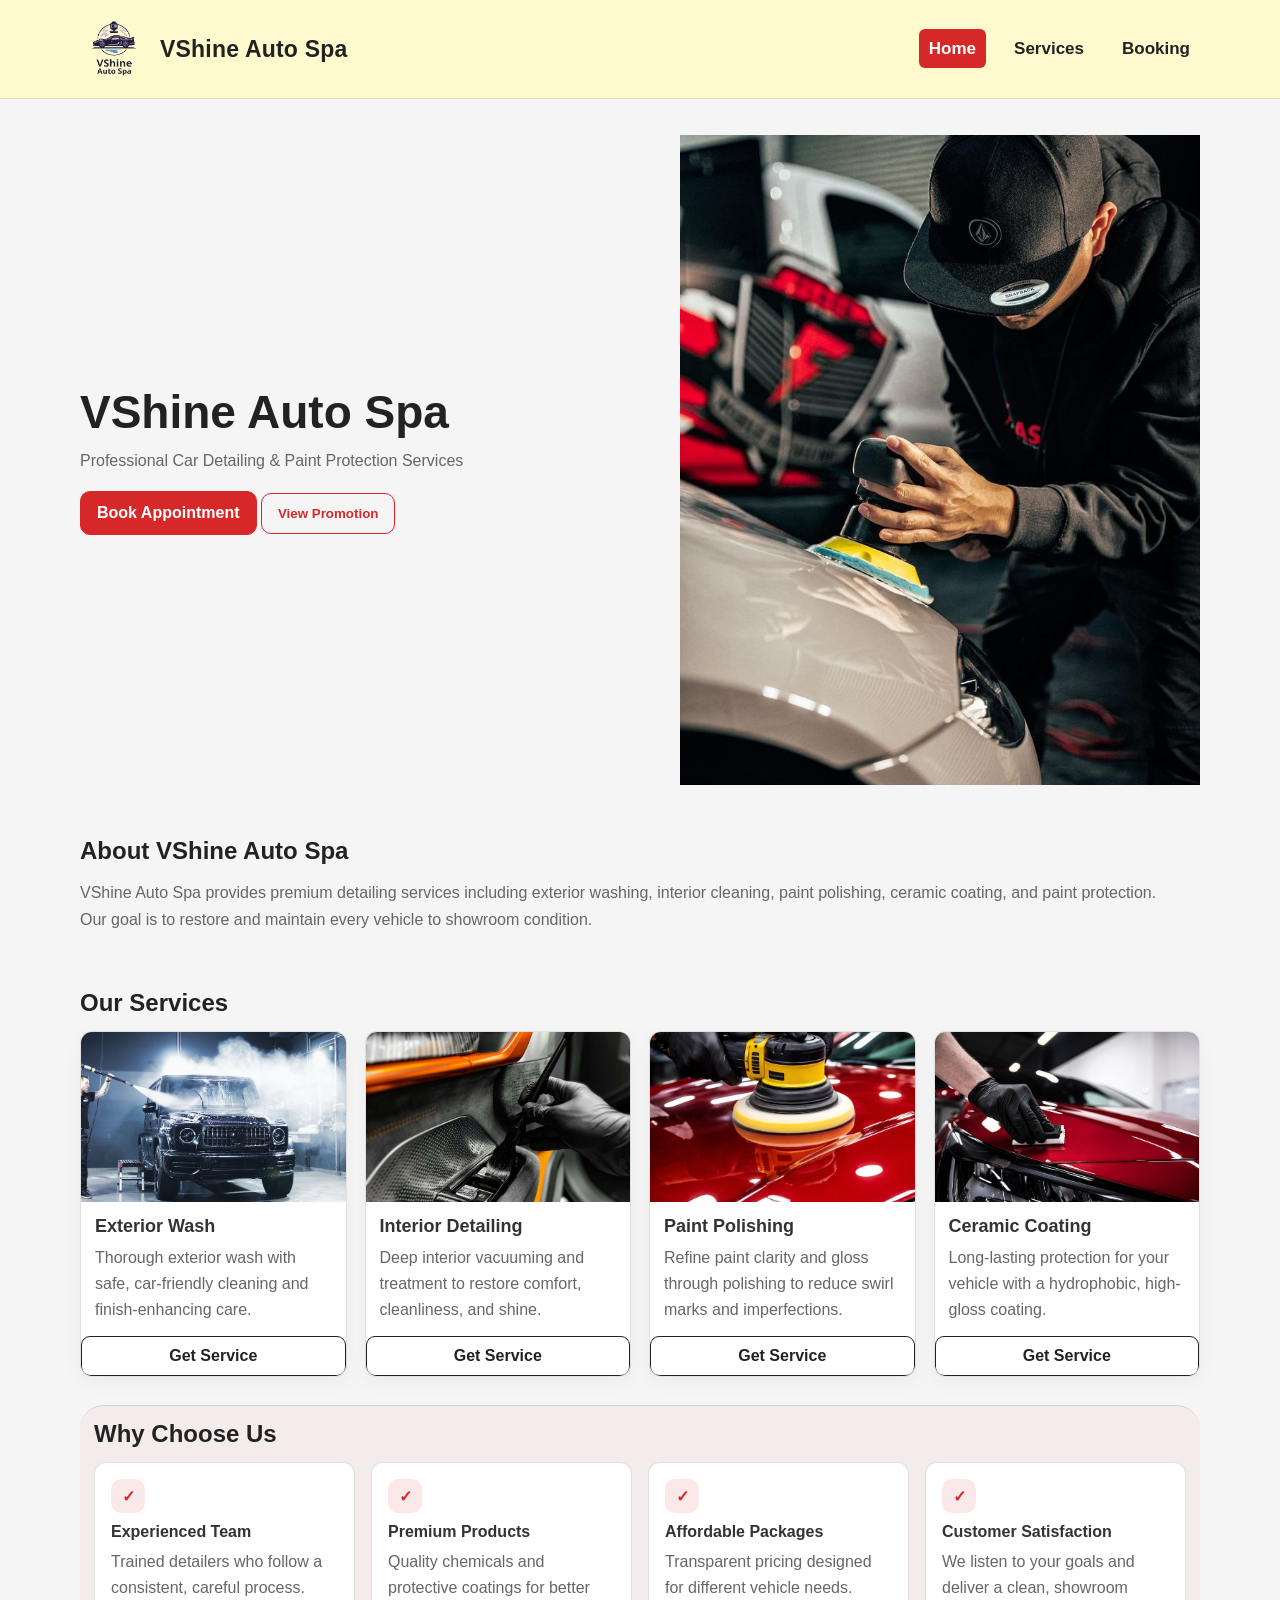
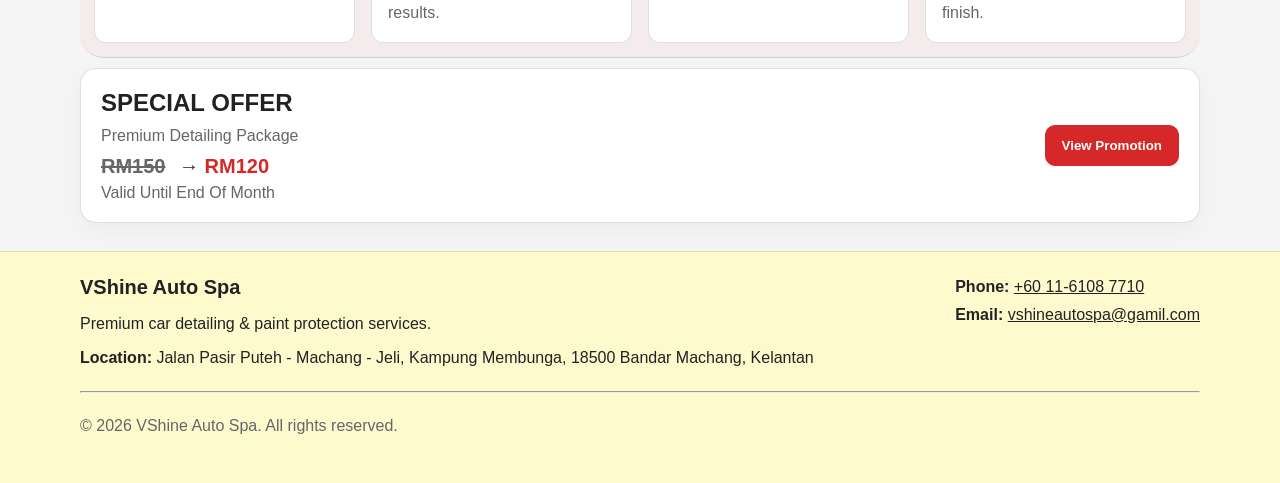
<file: index.html>
<!doctype html>
<html lang="en">
  <head>
    <meta charset="utf-8" />
    <meta name="viewport" content="width=device-width, initial-scale=1" />
    <title>VShine Auto Spa</title>
    <link rel="stylesheet" href="css/style.css" />
  </head>
  <body>
    <a class="skip-link" href="#main">Skip to content</a>

    <header class="site-header">
      <div class="container header-inner">
        <a class="logo" href="index.html" aria-label="VShine Auto Spa Home">
          <img
            src="images/logo.png"
            alt="VShine Auto Spa logo"
            width="44"
            height="44"
          />
          <span class="logo-text">VShine Auto Spa</span>
        </a>

        <nav class="nav" aria-label="Main navigation">
          <ul class="nav-list">
            <li><a class="nav-link active" href="index.html">Home</a></li>
            <li><a class="nav-link" href="services.html">Services</a></li>
            <li><a class="nav-link" href="booking.html">Booking</a></li>
          </ul>
        </nav>
      </div>
    </header>

    <main id="main">
      <section class="hero" aria-label="VShine Auto Spa hero section">
        <div class="container hero-inner">
          <div class="hero-copy">
            <h1>VShine Auto Spa</h1>
            <p class="hero-subtitle">
              Professional Car Detailing &amp; Paint Protection Services
            </p>
            <div class="hero-actions">
              <a class="btn btn-primary" href="booking.html"
                >Book Appointment</a
              >
              <button id="promoBtn" class="btn btn-outline" type="button">
                View Promotion
              </button>
            </div>
          </div>
          <div class="hero-media" aria-hidden="true">
            <img src="images/hero-car.jpg" alt="" />
          </div>
        </div>
      </section>

      <section
        class="container section about"
        aria-label="About VShine Auto Spa"
      >
        <h2 class="section-title">About VShine Auto Spa</h2>
        <p class="section-lead">
          VShine Auto Spa provides premium detailing services including exterior
          washing, interior cleaning, paint polishing, ceramic coating, and
          paint protection.<br> Our goal is to restore and maintain every vehicle to
          showroom condition.
        </p>
      </section>

      <section class="container section services" aria-label="Our Services">
        <h2 class="section-title">Our Services</h2>
        <div class="card-grid" role="list">
          <article class="card" role="listitem">
            <img src="images/service1.jpg" alt="Exterior Wash service" />
            <h3>Exterior Wash</h3>
            <p>
              Thorough exterior wash with safe, car-friendly cleaning and
              finish-enhancing care.
            </p>
            <a class="btn btn-small btn-secondary" href="booking.html"
              >Get Service</a
            >
          </article>

          <article class="card" role="listitem">
            <img src="images/service2.jpg" alt="Interior Detailing service" />
            <h3>Interior Detailing</h3>
            <p>
              Deep interior vacuuming and treatment to restore comfort,
              cleanliness, and shine.
            </p>
            <a class="btn btn-small btn-secondary" href="booking.html"
              >Get Service</a
            >
          </article>

          <article class="card" role="listitem">
            <img src="images/service3.jpg" alt="Paint Polishing service" />
            <h3>Paint Polishing</h3>
            <p>
              Refine paint clarity and gloss through polishing to reduce swirl
              marks and imperfections.
            </p>
            <a class="btn btn-small btn-secondary" href="booking.html"
              >Get Service</a
            >
          </article>

          <article class="card" role="listitem">
            <img src="images/service4.jpg" alt="Ceramic Coating service" />
            <h3>Ceramic Coating</h3>
            <p>
              Long-lasting protection for your vehicle with a hydrophobic,
              high-gloss coating.
            </p>
            <a class="btn btn-small btn-secondary" href="booking.html"
              >Get Service</a
            >
          </article>
        </div>
      </section>

      <section class="container section features" aria-label="Why choose us">
        <h2 class="section-title">Why Choose Us</h2>
        <div class="feature-grid">
          <div class="feature-box">
            <div class="check">✓</div>
            <h3>Experienced Team</h3>
            <p>Trained detailers who follow a consistent, careful process.</p>
          </div>
          <div class="feature-box">
            <div class="check">✓</div>
            <h3>Premium Products</h3>
            <p>Quality chemicals and protective coatings for better results.</p>
          </div>
          <div class="feature-box">
            <div class="check">✓</div>
            <h3>Affordable Packages</h3>
            <p>Transparent pricing designed for different vehicle needs.</p>
          </div>
          <div class="feature-box">
            <div class="check">✓</div>
            <h3>Customer Satisfaction</h3>
            <p>We listen to your goals and deliver a clean, showroom finish.</p>
          </div>
        </div>
      </section>

      <section class="container section promo" aria-label="Special Promotion">
        <div class="promo-banner">
          <div>
            <h2 class="section-title promo-title">SPECIAL OFFER</h2>
            <p class="promo-sub">Premium Detailing Package</p>
            <p class="promo-price">
              <span class="old-price">RM150</span> &rarr;
              <span class="new-price">RM120</span>
            </p>
            <p class="promo-valid">Valid Until End Of Month</p>
          </div>
          <div class="promo-actions">
            <button id="promoBtn2" class="btn btn-primary" type="button">
              View Promotion
            </button>
          </div>
        </div>
      </section>
    </main>

    <div
      id="promoModal"
      class="modal"
      aria-hidden="true"
      role="dialog"
      aria-modal="true"
      aria-labelledby="promoModalTitle"
    >
      <div class="modal-content">
        <button
          class="modal-close"
          id="promoClose"
          type="button"
          aria-label="Close promotion"
        >
          &times;
        </button>
        <h2 id="promoModalTitle">SPECIAL OFFER</h2>
        <h3>Premium Detailing Package</h3>
        <p class="modal-price">
          <span class="old-price">RM150</span> &rarr;
          <span class="new-price">RM120</span>
        </p>
        <p class="modal-valid">Valid Until End Of Month</p>
        <a class="btn btn-primary" href="booking.html">Book With Discount</a>
      </div>
    </div>

    <footer class="site-footer">
      <div class="container footer-inner">
        <div>
          <p class="footer-brand">VShine Auto Spa</p>
          <p>Premium car detailing &amp; paint protection services.</p>
          <p>
            <strong>Location:</strong>
            Jalan Pasir Puteh - Machang - Jeli, Kampung Membunga, 18500 Bandar
            Machang, Kelantan
          </p>
        </div>
        <div class="footer-contact">
          <p>
            <strong>Phone:</strong>
            <a href="tel:+601161087710">+60 11-6108 7710</a>
          </p>
          <p>
            <strong>Email:</strong>
            <a href="mailto:vshineautospa@gamil.com">vshineautospa@gamil.com</a>
          </p>
        </div>
      </div>
      <div class="container">
        <hr>
        <div class="footer-copy">
          &copy; <span id="year"></span> VShine Auto Spa. All rights reserved.
        </div>
      </div>
      </div>
    </footer>


    <script src="https://code.jquery.com/jquery-3.7.1.min.js"></script>
    <script src="js/jquery-script.js"></script>
    <script src="js/script.js"></script>
  </body>
</html>
</file>
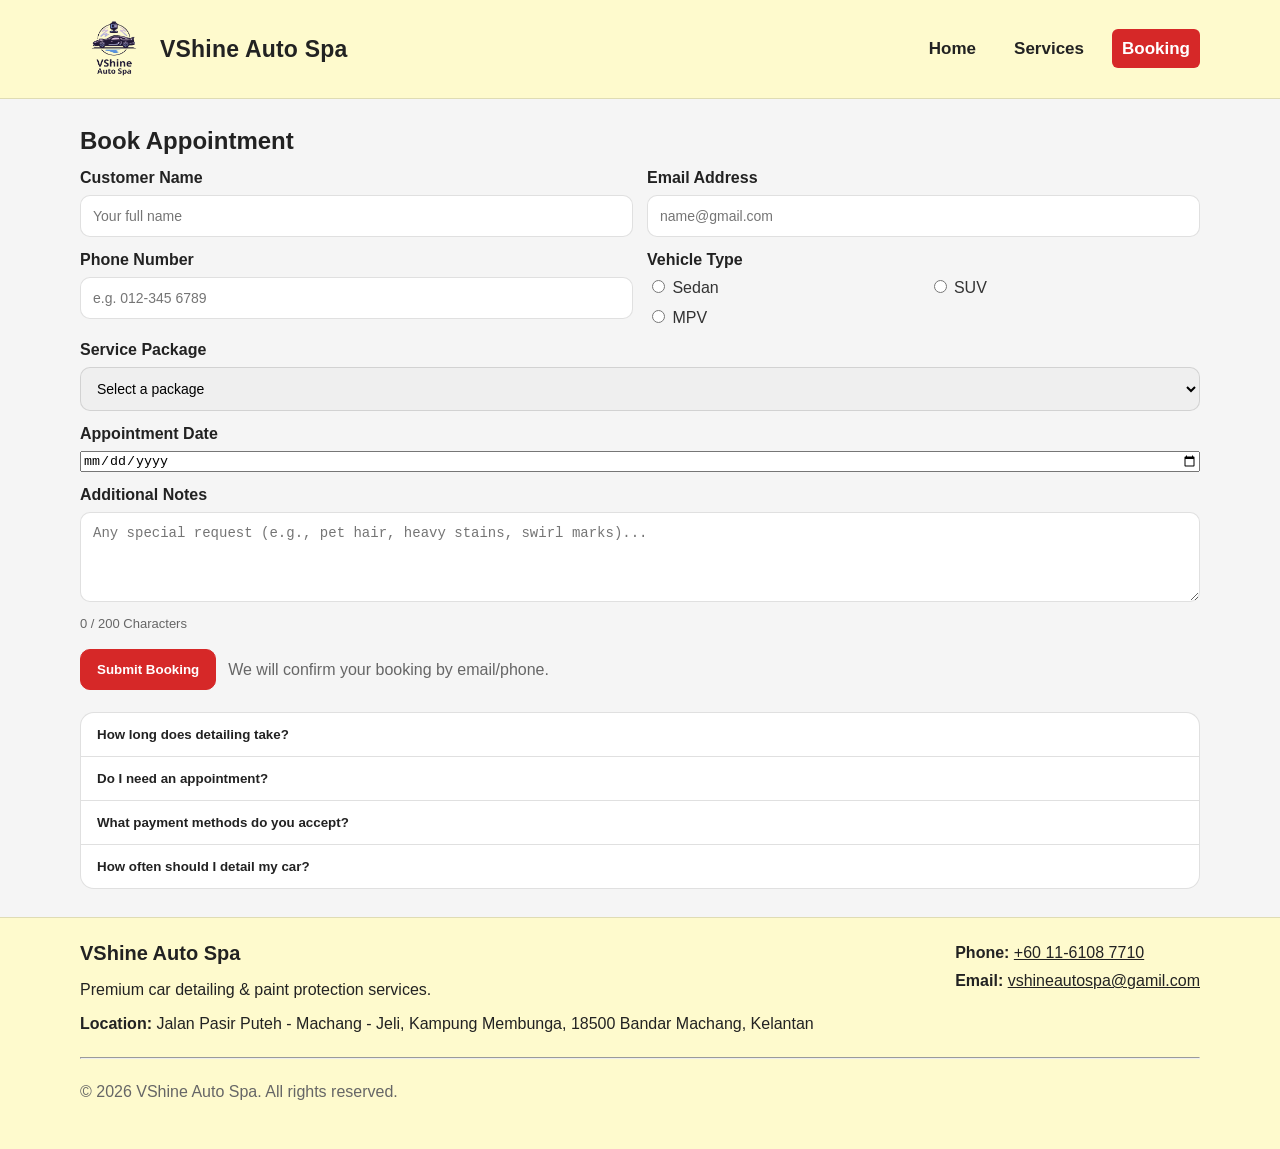
<file: booking.html>
<!doctype html>
<html lang="en">
  <head>
    <meta charset="utf-8" />
    <meta name="viewport" content="width=device-width, initial-scale=1" />
    <title>Book Appointment - VShine Auto Spa</title>
    <link rel="stylesheet" href="css/style.css" />
  </head>
  <body>
    <a class="skip-link" href="#main">Skip to content</a>

    <header class="site-header">
      <div class="container header-inner">
        <a class="logo" href="index.html" aria-label="VShine Auto Spa Home">
          <img
            src="images/logo.png"
            alt="VShine Auto Spa logo"
            width="44"
            height="44"
          />
          <span class="logo-text">VShine Auto Spa</span>
        </a>

        <nav class="nav" aria-label="Main navigation">
          <ul class="nav-list">
            <li><a class="nav-link" href="index.html">Home</a></li>
            <li><a class="nav-link" href="services.html">Services</a></li>
            <li><a class="nav-link active" href="booking.html">Booking</a></li>
          </ul>
        </nav>
      </div>
    </header>

    <main id="main" class="container section">
      <h2 class="section-title">Book Appointment</h2>

      <form id="bookingForm" action="#" method="post" novalidate>
        <div class="form-grid">
          <div class="field">
            <label class="label" for="customerName">Customer Name</label>
            <input
              id="customerName"
              name="customerName"
              type="text"
              placeholder="Your full name"
            />
            <div id="errName" class="inline-error" aria-live="polite"></div>
          </div>

          <div class="field">
            <label class="label" for="customerEmail">Email Address</label>
            <input
              id="customerEmail"
              name="customerEmail"
              type="email"
              placeholder="name@gmail.com"
            />
            <div id="errEmail" class="inline-error" aria-live="polite"></div>
          </div>

          <div class="field">
            <label class="label" for="customerPhone">Phone Number</label>
            <input
              id="customerPhone"
              name="customerPhone"
              type="tel"
              placeholder="e.g. 012-345 6789"
            />
          </div>

          <div class="field">
            <span class="label">Vehicle Type</span>
            <div
              class="checkbox-row"
              role="radiogroup"
              aria-label="Vehicle Type"
            >
              <label
                ><input type="radio" name="vehicleType" value="sedan" />
                Sedan</label
              >
              <label
                ><input type="radio" name="vehicleType" value="suv" />
                SUV</label
              >
              <label
                ><input type="radio" name="vehicleType" value="mpv" />
                MPV</label
              >
              <span></span>
            </div>
            <div id="errVehicle" class="inline-error" aria-live="polite"></div>
          </div>

          <div class="field full">
            <label class="label" for="servicePackage">Service Package</label>
            <select id="servicePackage" name="servicePackage">
              <option value="">Select a package</option>
              <option value="basic">Basic Wash</option>
              <option value="premium">Premium Detail</option>
              <option value="ceramic">Ceramic Coating</option>
            </select>
            <div id="errPackage" class="inline-error" aria-live="polite"></div>
          </div>

          <div class="field full">
            <label class="label" for="appointmentDate">Appointment Date</label>
            <input id="appointmentDate" name="appointmentDate" type="date" />
            <div id="errDate" class="inline-error" aria-live="polite"></div>
          </div>

          <div class="field full">
            <label class="label" for="additionalNotes">Additional Notes</label>
            <textarea
              id="additionalNotes"
              name="additionalNotes"
              rows="4"
              maxlength="200"
              placeholder="Any special request (e.g., pet hair, heavy stains, swirl marks)..."
            ></textarea>
            <div id="notesCounter" class="char-counter">0 / 200 Characters</div>
          </div>
        </div>

        <div class="calc-actions" style="margin-top: 18px">
          <button class="btn btn-primary" type="submit">Submit Booking</button>
          <span class="text-muted"
            >We will confirm your booking by email/phone.</span
          >
        </div>
      </form>

      <section class="faq-wrap" aria-label="Frequently Asked Questions">
        <div class="faq-item">
          <button class="faq-q" type="button">
            How long does detailing take?
          </button>
          <div class="faq-a">
            Typical detailing takes between
            <strong>2 to 4 hours</strong> depending on the vehicle condition and
            chosen package.
          </div>
        </div>
        <div class="faq-item">
          <button class="faq-q" type="button">Do I need an appointment?</button>
          <div class="faq-a">
            Appointment is recommended to secure your preferred time slot.
            Walk-ins are subject to availability.
          </div>
        </div>
        <div class="faq-item">
          <button class="faq-q" type="button">
            What payment methods do you accept?
          </button>
          <div class="faq-a">
            We accept cash and online transfers. For your convenience, we will
            provide payment details during confirmation.
          </div>
        </div>
        <div class="faq-item">
          <button class="faq-q" type="button">
            How often should I detail my car?
          </button>
          <div class="faq-a">
            For best results, detail every <strong>3 to 6 months</strong>. If
            you drive frequently or in dusty areas, you may need it sooner.
          </div>
        </div>
      </section>
    </main>

    <footer class="site-footer">
      <div class="container footer-inner">
        <div>
          <p class="footer-brand">VShine Auto Spa</p>
          <p>Premium car detailing &amp; paint protection services.</p>
          <p>
            <strong>Location:</strong>
            Jalan Pasir Puteh - Machang - Jeli, Kampung Membunga, 18500 Bandar
            Machang, Kelantan
          </p>
        </div>
        <div class="footer-contact">
          <p>
            <strong>Phone:</strong>
            <a href="tel:+601161087710">+60 11-6108 7710</a>
          </p>
          <p>
            <strong>Email:</strong>
            <a href="mailto:vshineautospa@gamil.com">vshineautospa@gamil.com</a>
          </p>
        </div>
      </div>
      <div class="container">
        <hr>
        <div class="footer-copy">
          &copy; <span id="year"></span> VShine Auto Spa. All rights reserved.
        </div>
      </div>
      </div>
    </footer>

    
    <script src="https://code.jquery.com/jquery-3.7.1.min.js"></script>
    <script src="js/jquery-script.js"></script>
    <script src="js/script.js"></script>
  </body>
</html>
</file>
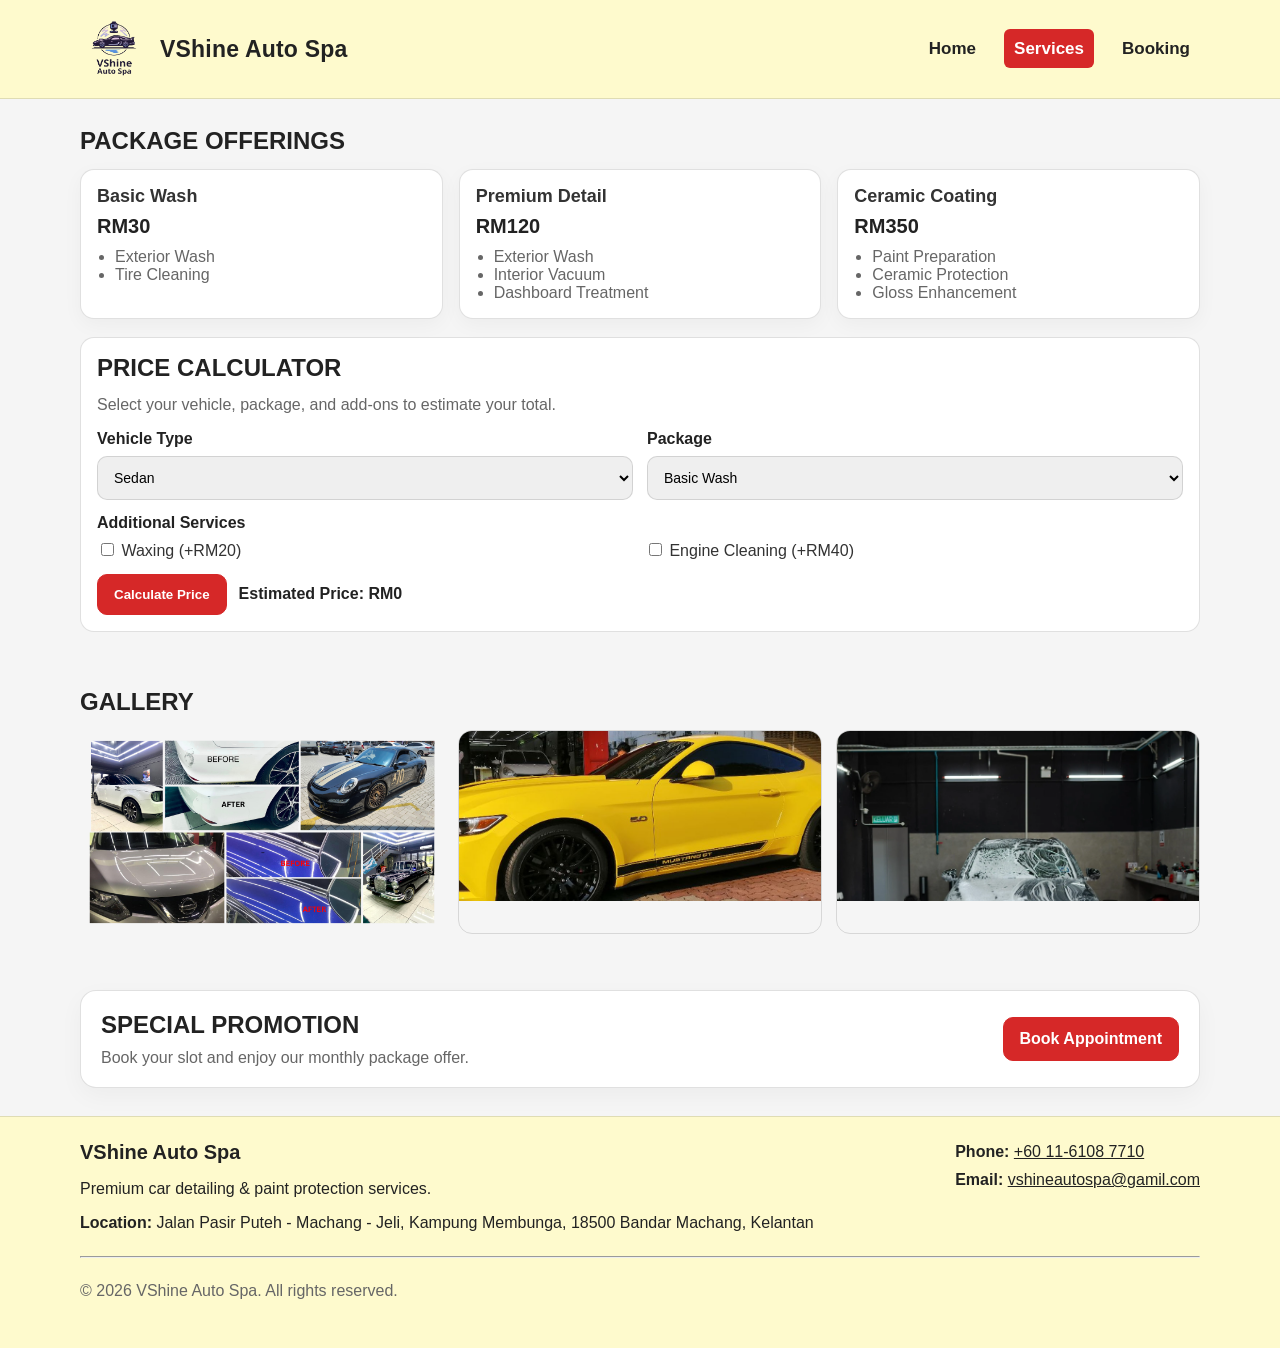
<file: services.html>
<!doctype html>
<html lang="en">
  <head>
    <meta charset="utf-8" />
    <meta name="viewport" content="width=device-width, initial-scale=1" />
    <title>Our Services - VShine Auto Spa</title>
    <link rel="stylesheet" href="css/style.css" />
  </head>
  <body>
    <a class="skip-link" href="#main">Skip to content</a>

    <header class="site-header">
      <div class="container header-inner">
        <a class="logo" href="index.html" aria-label="VShine Auto Spa Home">
          <img
            src="images/logo.png"
            alt="VShine Auto Spa logo"
            width="44"
            height="44"
          />
          <span class="logo-text">VShine Auto Spa</span>
        </a>

        <nav class="nav" aria-label="Main navigation">
          <ul class="nav-list">
            <li><a class="nav-link" href="index.html">Home</a></li>
            <li>
              <a class="nav-link active" href="services.html">Services</a>
            </li>
            <li><a class="nav-link" href="booking.html">Booking</a></li>
          </ul>
        </nav>
      </div>
    </header>

    <main id="main">
      <section class="container section" aria-label="Service packages">
        <h2 class="section-title">PACKAGE OFFERINGS</h2>

        <div class="packages-grid">
          <article class="package-card">
            <h3>Basic Wash</h3>
            <div class="package-price">RM30</div>
            <ul>
              <li>Exterior Wash</li>
              <li>Tire Cleaning</li>
            </ul>
          </article>

          <article class="package-card">
            <h3>Premium Detail</h3>
            <div class="package-price">RM120</div>
            <ul>
              <li>Exterior Wash</li>
              <li>Interior Vacuum</li>
              <li>Dashboard Treatment</li>
            </ul>
          </article>

          <article class="package-card">
            <h3>Ceramic Coating</h3>
            <div class="package-price">RM350</div>
            <ul>
              <li>Paint Preparation</li>
              <li>Ceramic Protection</li>
              <li>Gloss Enhancement</li>
            </ul>
          </article>
        </div>

        <div class="calc-wrap" aria-label="Price calculator">
          <h2 class="section-title" style="margin-bottom: 10px">
            PRICE CALCULATOR
          </h2>
          <p class="text-muted" style="margin: 0 0 12px; line-height: 1.6">
            Select your vehicle, package, and add-ons to estimate your total.
          </p>

          <div class="calc-grid">
            <div class="field">
              <span class="label">Vehicle Type</span>
              <select id="vehicleType" aria-label="Vehicle Type">
                <option value="sedan">Sedan</option>
                <option value="suv">SUV</option>
                <option value="mpv">MPV</option>
              </select>
            </div>

            <div class="field">
              <span class="label">Package</span>
              <select id="packageType" aria-label="Package">
                <option value="basic">Basic Wash</option>
                <option value="premium">Premium Detail</option>
                <option value="ceramic">Ceramic Coating</option>
              </select>
            </div>

            <div class="field full">
              <span class="label">Additional Services</span>
              <div class="checkbox-row">
                <label
                  ><input id="extraWaxing" type="checkbox" /> Waxing
                  (+RM20)</label
                >
                <label
                  ><input id="extraEngine" type="checkbox" /> Engine Cleaning
                  (+RM40)</label
                >
              </div>
            </div>
          </div>

          <div class="calc-actions">
            <button id="calcBtn" class="btn btn-primary" type="button">
              Calculate Price
            </button>
            <div id="calcOutput" class="calc-output">Estimated Price: RM0</div>
          </div>
        </div>
      </section>

      <section class="container section" aria-label="Gallery">
        <h2 class="section-title">GALLERY</h2>
        <div class="gallery-grid">
          <div class="gallery-item--main">
            <img
              src="images/gallery1.jpg"
              alt="Car detailing gallery main image"
            />
          </div>
          <div class="gallery-item">
            <img
              src="images/gallery2.jpg"
              alt="Car detailing gallery image 2"
            />
          </div>
          <div class="gallery-item">
            <img
              src="images/gallery3.jpg"
              alt="Car detailing gallery image 3"
            />
          </div>
        </div>
      </section>

      <section class="container section" aria-label="Call to action">
        <div class="promo-banner">
          <div>
            <h2 class="section-title promo-title">SPECIAL PROMOTION</h2>
            <p class="promo-sub">
              Book your slot and enjoy our monthly package offer.
            </p>
          </div>
          <div class="promo-actions">
            <a class="btn btn-primary" href="booking.html">Book Appointment</a>
          </div>
        </div>
      </section>
    </main>

    <footer class="site-footer">
      <div class="container footer-inner">
        <div>
          <p class="footer-brand">VShine Auto Spa</p>
          <p>Premium car detailing &amp; paint protection services.</p>
          <p>
            <strong>Location:</strong>
            Jalan Pasir Puteh - Machang - Jeli, Kampung Membunga, 18500 Bandar
            Machang, Kelantan
          </p>
        </div>
        <div class="footer-contact">
          <p>
            <strong>Phone:</strong>
            <a href="tel:+601161087710">+60 11-6108 7710</a>
          </p>
          <p>
            <strong>Email:</strong>
            <a href="mailto:vshineautospa@gamil.com">vshineautospa@gamil.com</a>
          </p>
        </div>
      </div>
      <div class="container">
        <hr>
        <div class="footer-copy">
          &copy; <span id="year"></span> VShine Auto Spa. All rights reserved.
        </div>
      </div>
      </div>
    </footer>


    <script src="https://code.jquery.com/jquery-3.7.1.min.js"></script>
    <script src="js/jquery-script.js"></script>
    <script src="js/script.js"></script>
  </body>
</html>
</file>
<file: css/style.css>
:root {
  --primary: #d62828;
  --secondary: #222222;
  --bg: #f5f5f5;
  --text: #333333;

  --muted: #666666;
  --border: rgba(0, 0, 0, 0.12);
  --shadow: 0 10px 25px rgba(0, 0, 0, 0.08);
}

* {
  box-sizing: border-box;
}

html,
body {
  margin: 0;
  padding: 0;
  font-family: Arial, Helvetica, sans-serif;
  background: var(--bg);
  color: var(--text);
}

img {
  max-width: 100%;
  height: auto;
  display: block;
}

a {
  color: inherit;
}

.container {
  width: min(1120px, 92%);
  margin: 0 auto;
}

.skip-link {
  position: absolute;
  left: -999px;
  top: 10px;
  background: #fff;
  padding: 10px 14px;
  border: 1px solid var(--border);
  z-index: 9999;
}

.skip-link:focus {
  left: 10px;
}

.site-header {
  background: #fefacd;
  border-bottom: 1px solid var(--border);
  position: sticky;
  top: 0;
  z-index: 100;
}

.header-inner {
  display: flex;
  align-items: center;
  justify-content: space-between;
  padding: 14px 0;
}

.logo {
  display: inline-flex;
  align-items: center;
  gap: 10px;
  text-decoration: none;
}

.logo-text {
  font-weight: 700;
  letter-spacing: 0.2px;
  font-size: 23px;
  color: var(--secondary);
}

.logo img {
  width: 70px;
  height: 70px;
}

.nav-list {
  list-style: none;
  margin: 0;
  padding: 0;
  display: flex;
  align-items: center;
  gap: 18px;
}

.nav-link {
  text-decoration: none;
  padding: 10px 10px;
  font-size: 17px;
  border-radius: 6px;
  color: var(--secondary);
  font-weight: 600;
  transition:
    background-color 160ms ease,
    color 160ms ease;
}

.nav-link:hover {
  background: rgba(214, 40, 40, 0.08);
  color: var(--primary);
}

.nav-link.active {
  color: #fff;
  background: var(--primary);
}

.hero {
  padding: 36px 0 24px;
}

.hero-inner {
  display: flex;
  gap: 22px;
  align-items: center;
  justify-content: space-between;
}

.hero-copy {
  flex: 1;
}

.hero h1 {
  margin: 0;
  font-size: clamp(30px, 4vw, 46px);
  color: var(--secondary);
}

.hero-subtitle {
  margin: 10px 0 18px;
  font-size: 16px;
  color: var(--muted);
  line-height: 1.5;
}

.hero-media {
  flex: 1;
  max-width: 520px;
}

.section {
  padding: 28px 0;
}

.section-title {
  margin: 0 0 14px;
  font-size: 24px;
  color: var(--secondary);
}

.section-lead {
  margin: 0;
  line-height: 1.7;
  color: var(--muted);
}

.card-grid {
  display: grid;
  grid-template-columns: repeat(4, 1fr);
  gap: 18px;
}

.card {
  border: 1px solid var(--border);
  border-radius: 12px;
  overflow: hidden;
  background: #fff;
  box-shadow: 0 6px 20px rgba(0, 0, 0, 0.04);
  transition:
    transform 180ms ease,
    box-shadow 180ms ease;
  display: flex;
  flex-direction: column;
}

.card:hover {
  transform: translateY(-4px);
  box-shadow: var(--shadow);
}

.card img {
  width: 100%;
  height: 170px;
  object-fit: cover;
}

.card h3 {
  margin: 14px 14px 8px;
  font-size: 18px;
}

.card p {
  margin: 0 14px 14px;
  color: var(--muted);
  line-height: 1.6;
  flex: 1;
}

.btn {
  display: inline-flex;
  align-items: center;
  justify-content: center;
  gap: 8px;
  padding: 12px 16px;
  border-radius: 10px;
  text-decoration: none;
  border: 1px solid transparent;
  font-weight: 700;
  cursor: pointer;
  transition:
    transform 150ms ease,
    background-color 150ms ease,
    border-color 150ms ease;
  user-select: none;
}

.btn:active {
  transform: translateY(1px);
}

.btn-primary {
  background: var(--primary);
  color: #fff;
  border-color: var(--primary);
}

.btn-primary:hover {
  background: #bf1f1f;
}

.btn-outline {
  background: transparent;
  border-color: var(--primary);
  color: var(--primary);
}

.btn-outline:hover {
  background: rgba(214, 40, 40, 0.08);
}

.btn-secondary {
  background: #fff;
  border-color: var(--secondary);
  color: var(--secondary);
}

.btn-secondary:hover {
  background: rgba(34, 34, 34, 0.06);
}

.btn-small {
  padding: 10px 12px;
  border-radius: 9px;
  font-weight: 700;
}

.features {
  background: rgba(214, 40, 40, 0.04);
  border-top: 1px solid var(--border);
  border-bottom: 1px solid var(--border);
  border-radius: 24px;
  padding: 14px;
}

.feature-grid {
  display: grid;
  grid-template-columns: repeat(4, 1fr);
  gap: 16px;
}

.feature-box {
  border: 1px solid var(--border);
  border-radius: 12px;
  background: #fff;
  padding: 16px;
  transition: transform 180ms ease;
}

.feature-box:hover {
  transform: translateY(-3px);
}

.check {
  width: 34px;
  height: 34px;
  border-radius: 10px;
  background: rgba(214, 40, 40, 0.1);
  color: var(--primary);
  display: grid;
  place-items: center;
  font-weight: 800;
  margin-bottom: 10px;
}

.feature-box h3 {
  margin: 0 0 8px;
  font-size: 16px;
}

.feature-box p {
  margin: 0;
  color: var(--muted);
  line-height: 1.6;
}

.promo {
  padding-top: 10px;
}

.promo-banner {
  display: flex;
  align-items: center;
  justify-content: space-between;
  gap: 20px;
  border: 1px solid var(--border);
  background: #fff;
  border-radius: 16px;
  padding: 20px;
  box-shadow: 0 8px 25px rgba(0, 0, 0, 0.04);
}

.promo-title {
  margin-bottom: 10px;
}

.promo-sub {
  margin: 0;
  color: var(--muted);
}

.promo-price {
  margin: 10px 0 6px;
  font-weight: 800;
  font-size: 20px;
}

.old-price {
  text-decoration: line-through;
  color: var(--muted);
  margin-right: 8px;
}

.new-price {
  color: var(--primary);
}

.promo-valid {
  margin: 0;
  color: var(--muted);
}

.promo-actions {
  display: flex;
  align-items: center;
}

.site-footer {
  border-top: 1px solid var(--border);
  padding: 24px 0;
  background: #fefacd;
  color: #ffffff;
}

.footer-inner {
  display: flex;
  flex-wrap: wrap;
  align-items: flex-start;
  justify-content: space-between;
  gap: 18px;
}

.footer-brand {
  font-size: 20px;
  margin: 0;
  font-weight: 800;
  color: var(--secondary);
}

.footer-copy {
  margin-top: 10px;
  margin-bottom: 10px;
  color: var(--muted);
  padding: 14px 0;
}

.footer-contact p {
  margin: 0 0 6px;
  color: var(--secondary);
  padding: 2px 0;
}

.site-footer p {
  color: var(--secondary);
}

.modal {
  position: fixed;
  inset: 0;
  background: rgba(0, 0, 0, 0.55);
  display: none;
  z-index: 1000;
  padding: 24px;
}

.modal-content {
  width: min(520px, 100%);
  margin: 10vh auto 0;
  background: #fff;
  border-radius: 16px;
  border: 1px solid var(--border);
  box-shadow: var(--shadow);
  padding: 18px;
  position: relative;
}

.modal-close {
  position: absolute;
  top: 10px;
  right: 12px;
  width: 36px;
  height: 36px;
  border-radius: 10px;
  border: 1px solid var(--border);
  background: #fff;
  font-size: 22px;
  cursor: pointer;
}

.modal-close:hover {
  border-color: rgba(214, 40, 40, 0.35);
}

.modal h2 {
  margin: 14px 0 6px;
}

.modal-price {
  margin: 0 0 6px;
  font-weight: 800;
}

.packages-grid {
  display: grid;
  grid-template-columns: repeat(3, 1fr);
  gap: 16px;
}

.package-card {
  border: 1px solid var(--border);
  border-radius: 14px;
  padding: 16px;
  background: #fff;
  box-shadow: 0 6px 20px rgba(0, 0, 0, 0.04);
}

.package-card h3 {
  margin: 0 0 8px;
  font-size: 18px;
}

.package-price {
  font-weight: 900;
  color: var(--secondary);
  font-size: 20px;
  margin-bottom: 10px;
}

.package-card ul {
  padding-left: 18px;
  margin: 0;
  color: var(--muted);
}

.calc-wrap {
  border: 1px solid var(--border);
  border-radius: 14px;
  padding: 16px;
  background: #fff;
  margin-top: 18px;
}

.calc-grid {
  display: grid;
  grid-template-columns: repeat(2, 1fr);
  gap: 14px;
}

.field {
  display: flex;
  flex-direction: column;
  gap: 8px;
}

.label {
  font-weight: 700;
  color: var(--secondary);
}

select,
input[type="text"],
input[type="email"],
input[type="tel"],
textarea {
  width: 100%;
  padding: 12px 12px;
  border-radius: 10px;
  border: 1px solid var(--border);
  outline: none;
  font-size: 14px;
}

select:focus,
input:focus,
textarea:focus {
  border-color: rgba(214, 40, 40, 0.45);
  box-shadow: 0 0 0 4px rgba(214, 40, 40, 0.12);
}

.checkbox-row {
  display: grid;
  grid-template-columns: repeat(2, 1fr);
  gap: 10px;
}

.calc-actions {
  display: flex;
  align-items: center;
  gap: 12px;
  margin-top: 14px;
}

.calc-output {
  font-weight: 900;
  color: var(--secondary);
}

.gallery-grid {
  display: grid;
  grid-template-columns: repeat(3, 1fr);
  gap: 14px;
}

.gallery-item {
  border-radius: 14px;
  overflow: hidden;
  border: 1px solid var(--border);
}

.gallery-item img {
  width: 100%;
  height: 170px;
  object-fit: cover;
}

.form-grid {
  display: grid;
  grid-template-columns: repeat(2, 1fr);
  gap: 14px;
}

.full {
  grid-column: 1 / -1;
}

.inline-error {
  color: var(--primary);
  font-size: 13px;
  display: none;
}

.inline-error.show {
  display: block;
}

.text-muted {
  color: var(--muted);
}

.char-counter {
  margin-top: 6px;
  color: var(--muted);
  font-size: 13px;
}

.faq-wrap {
  margin-top: 22px;
  border: 1px solid var(--border);
  border-radius: 14px;
  background: #fff;
  overflow: hidden;
}

.faq-item {
  border-top: 1px solid var(--border);
}

.faq-item:first-child {
  border-top: none;
}

.faq-q {
  width: 100%;
  text-align: left;
  padding: 14px 16px;
  border: none;
  background: transparent;
  cursor: pointer;
  font-weight: 800;
  color: var(--secondary);
}

.faq-a {
  padding: 0 16px 16px;
  display: none;
  color: var(--muted);
  line-height: 1.7;
}

.faq-q:hover {
  background: rgba(214, 40, 40, 0.06);
}

@media (max-width: 1024px) {
  .card-grid {
    grid-template-columns: repeat(2, 1fr);
  }
  .feature-grid {
    grid-template-columns: repeat(2, 1fr);
  }
  .hero-inner {
    flex-direction: column;
  }
  .hero-media {
    max-width: 100%;
  }
  .promo-banner {
    flex-direction: column;
    align-items: flex-start;
  }
  .footer-inner {
    flex-direction: column;
  }
}

@media (max-width: 768px) {
  .nav-list {
    gap: 10px;
  }
  .nav-link {
    padding: 8px 6px;
  }

  .card-grid {
    grid-template-columns: 1fr;
  }

  .feature-grid {
    grid-template-columns: 1fr;
  }

  .calc-grid,
  .form-grid {
    grid-template-columns: 1fr;
  }

  .checkbox-row {
    grid-template-columns: 1fr;
  }

  .gallery-grid {
    grid-template-columns: 1fr;
  }

  .packages-grid {
    grid-template-columns: 1fr;
  }
}
</file>
